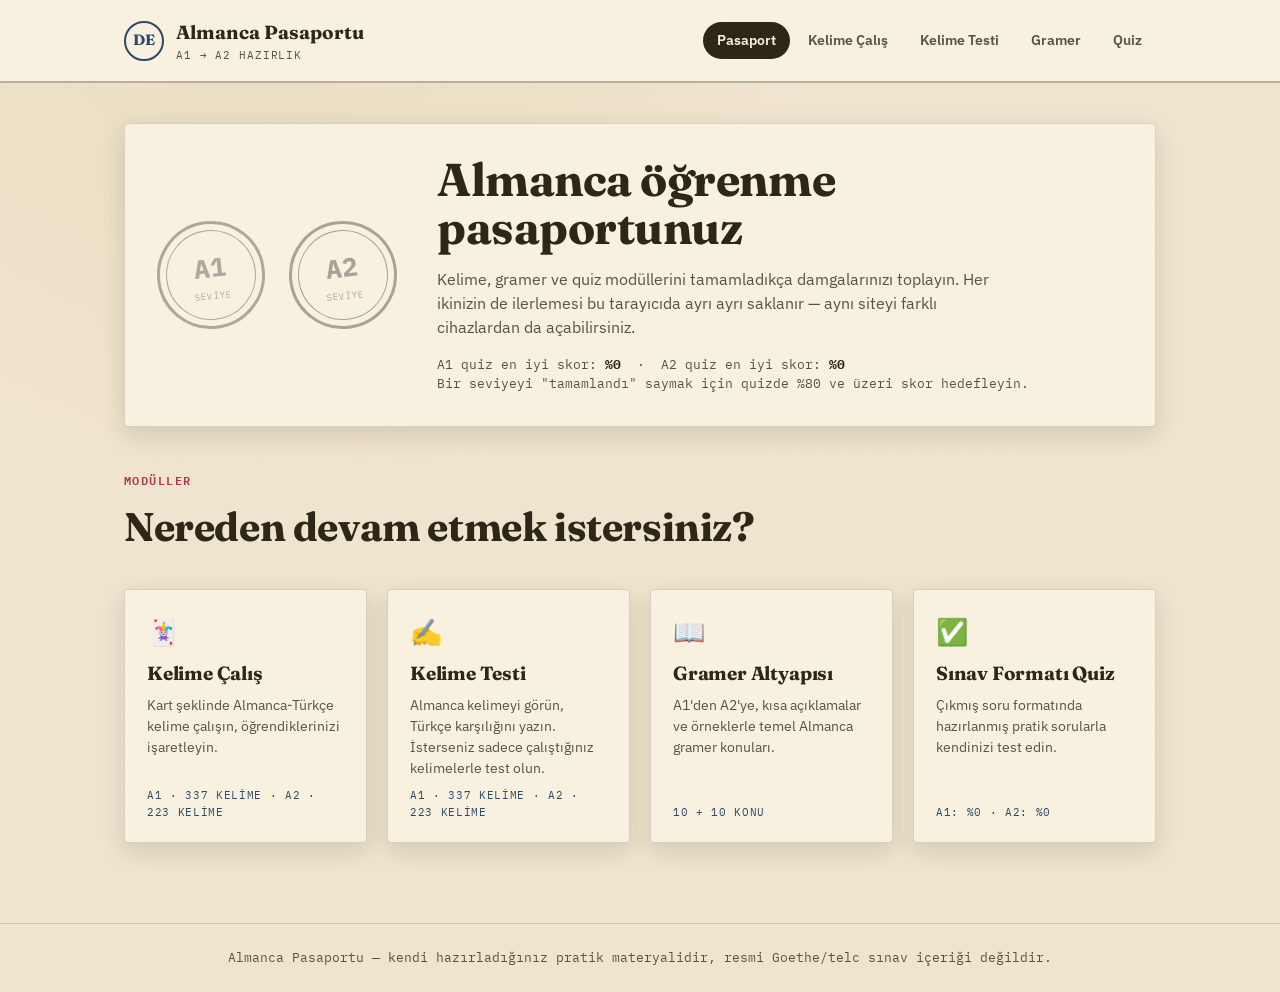
<file: index.html>
<!DOCTYPE html>
<html lang="tr">
<head>
<meta charset="UTF-8">
<meta name="viewport" content="width=device-width, initial-scale=1.0">
<title>Almanca Pasaportu — A1'den A2'ye</title>
<link rel="stylesheet" href="css/style.css">
</head>
<body>

<header class="site-header" id="site-header"></header>

<main>
  <section class="passport-hero">
    <div class="stamps-row">
      <div class="stamp" id="stamp-a1">
        <span class="stamp-level">A1</span>
        <span class="stamp-label">seviye</span>
      </div>
      <div class="stamp blue locked" id="stamp-a2">
        <span class="stamp-level">A2</span>
        <span class="stamp-label">seviye</span>
      </div>
    </div>
    <div class="hero-text">
      <h1>Almanca öğrenme pasaportunuz</h1>
      <p>Kelime, gramer ve quiz modüllerini tamamladıkça damgalarınızı toplayın. Her ikinizin de ilerlemesi bu tarayıcıda ayrı ayrı saklanır — aynı siteyi farklı cihazlardan da açabilirsiniz.</p>
      <div id="overall-status" style="margin-top:16px; font-family:'IBM Plex Mono',monospace; font-size:13px; color:var(--ink-soft);"></div>
    </div>
  </section>

  <div class="page-head">
    <span class="eyebrow">Modüller</span>
    <h1>Nereden devam etmek istersiniz?</h1>
  </div>

  <div class="module-grid">
    <a class="module-card" href="study.html">
      <div class="module-icon">🃏</div>
      <h3>Kelime Çalış</h3>
      <p>Kart şeklinde Almanca-Türkçe kelime çalışın, öğrendiklerinizi işaretleyin.</p>
      <div class="module-meta">A1 · 337 kelime · A2 · 223 kelime</div>
    </a>
    <a class="module-card" href="vocab.html">
      <div class="module-icon">✍️</div>
      <h3>Kelime Testi</h3>
      <p>Almanca kelimeyi görün, Türkçe karşılığını yazın. İsterseniz sadece çalıştığınız kelimelerle test olun.</p>
      <div class="module-meta" id="meta-vocab">A1 · 337 kelime · A2 · 223 kelime</div>
    </a>
    <a class="module-card" href="grammar.html">
      <div class="module-icon">📖</div>
      <h3>Gramer Altyapısı</h3>
      <p>A1'den A2'ye, kısa açıklamalar ve örneklerle temel Almanca gramer konuları.</p>
      <div class="module-meta">10 + 10 konu</div>
    </a>
    <a class="module-card" href="quiz.html">
      <div class="module-icon">✅</div>
      <h3>Sınav Formatı Quiz</h3>
      <p>Çıkmış soru formatında hazırlanmış pratik sorularla kendinizi test edin.</p>
      <div class="module-meta" id="meta-quiz">En iyi skor: —</div>
    </a>
  </div>
</main>

<footer id="site-footer"></footer>

<script src="js/app.js"></script>
<script>
  function pct(n, d) { return d ? Math.round((n / d) * 100) : 0; }

  function refreshDashboard() {
    const p = getProgress();
    const a1Done = p.quiz.a1.bestScore >= 80;
    const a2Done = p.quiz.a2.bestScore >= 80;

    document.getElementById("stamp-a1").classList.toggle("locked", !a1Done);
    document.getElementById("stamp-a2").classList.toggle("locked", !a2Done);

    const vocabA1Pct = pct(p.vocab.a1.correct, p.vocab.a1.total);
    const vocabA2Pct = pct(p.vocab.a2.correct, p.vocab.a2.total);
    const quizA1 = p.quiz.a1.bestScore;
    const quizA2 = p.quiz.a2.bestScore;

    document.getElementById("overall-status").innerHTML =
      `A1 quiz en iyi skor: <strong style="color:var(--ink)">%${quizA1}</strong> &nbsp;·&nbsp; A2 quiz en iyi skor: <strong style="color:var(--ink)">%${quizA2}</strong><br>` +
      `Bir seviyeyi "tamamlandı" saymak için quizde %80 ve üzeri skor hedefleyin.`;

    document.getElementById("meta-quiz").textContent =
      `A1: %${quizA1} · A2: %${quizA2}`;
  }

  refreshDashboard();
</script>
</body>
</html>
</file>
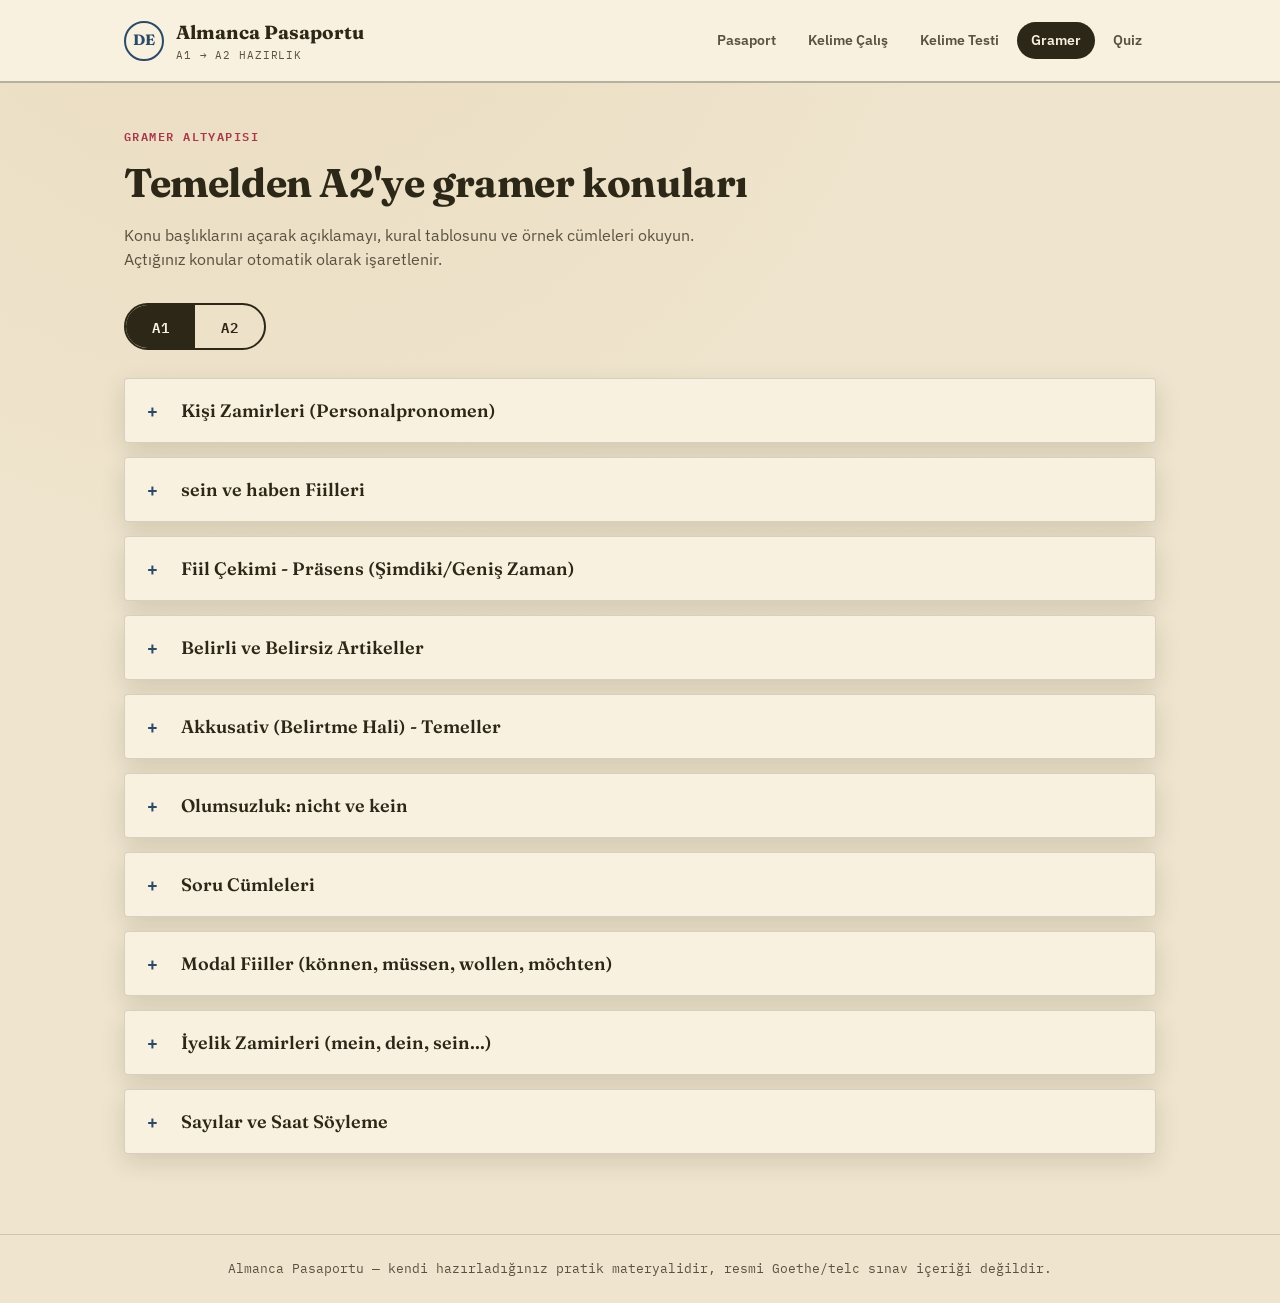
<file: grammar.html>
<!DOCTYPE html>
<html lang="tr">
<head>
<meta charset="UTF-8">
<meta name="viewport" content="width=device-width, initial-scale=1.0">
<title>Gramer — Almanca Pasaportu</title>
<link rel="stylesheet" href="css/style.css">
</head>
<body>

<header class="site-header" id="site-header"></header>

<main>
  <div class="page-head">
    <span class="eyebrow">Gramer Altyapısı</span>
    <h1>Temelden A2'ye gramer konuları</h1>
    <p class="lead">Konu başlıklarını açarak açıklamayı, kural tablosunu ve örnek cümleleri okuyun. Açtığınız konular otomatik olarak işaretlenir.</p>
  </div>

  <div class="level-tabs">
    <button data-level="a1">A1</button>
    <button data-level="a2">A2</button>
  </div>

  <div class="grammar-list" id="grammar-list"></div>
</main>

<footer id="site-footer"></footer>

<script src="js/app.js"></script>
<script src="js/grammar.js"></script>
</body>
</html>
</file>
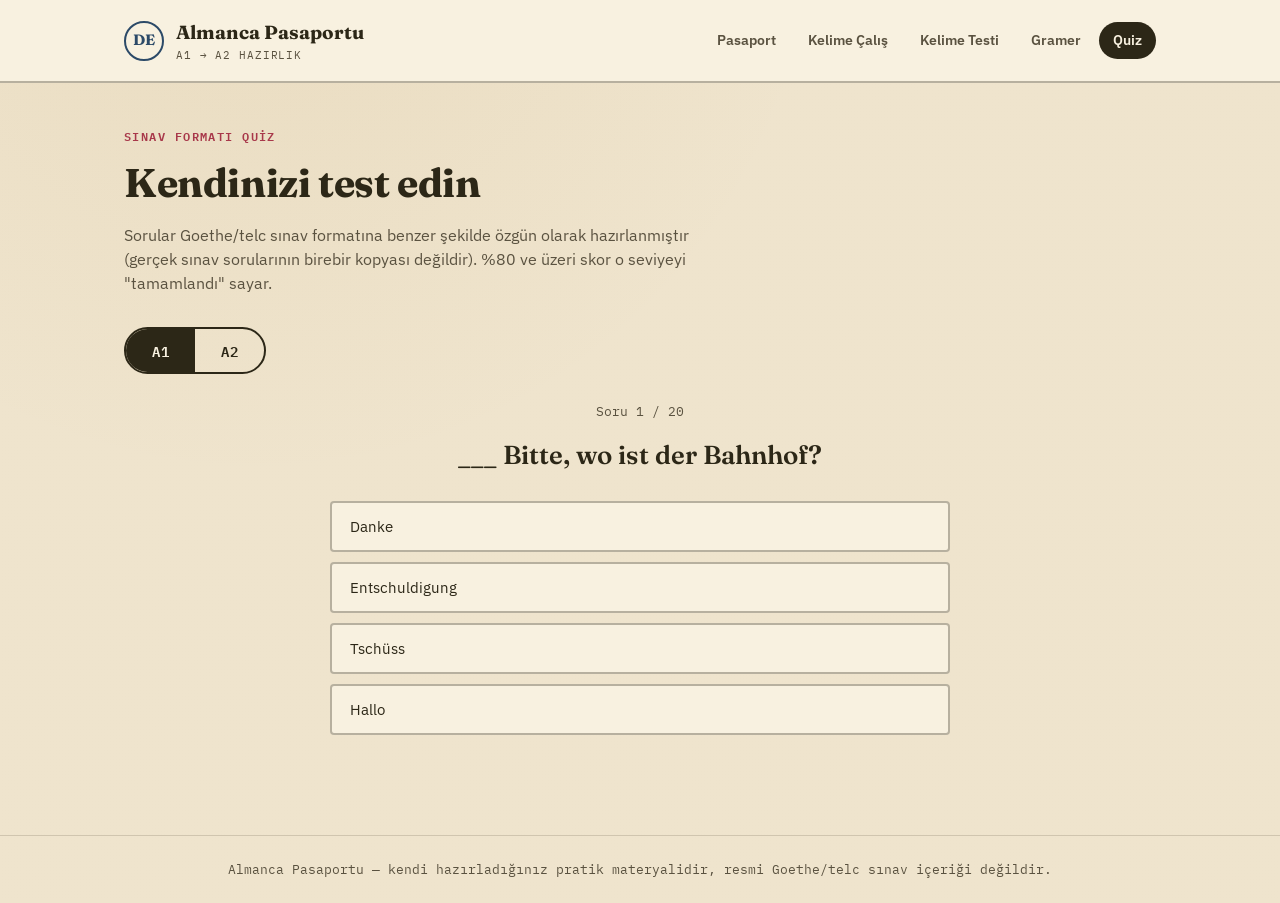
<file: quiz.html>
<!DOCTYPE html>
<html lang="tr">
<head>
<meta charset="UTF-8">
<meta name="viewport" content="width=device-width, initial-scale=1.0">
<title>Quiz — Almanca Pasaportu</title>
<link rel="stylesheet" href="css/style.css">
</head>
<body>

<header class="site-header" id="site-header"></header>

<main>
  <div class="page-head">
    <span class="eyebrow">Sınav Formatı Quiz</span>
    <h1>Kendinizi test edin</h1>
    <p class="lead">Sorular Goethe/telc sınav formatına benzer şekilde özgün olarak hazırlanmıştır (gerçek sınav sorularının birebir kopyası değildir). %80 ve üzeri skor o seviyeyi "tamamlandı" sayar.</p>
  </div>

  <div class="level-tabs">
    <button data-level="a1">A1</button>
    <button data-level="a2">A2</button>
  </div>

  <div class="quiz-stage">
    <div id="quiz-question-wrap">
      <div class="quiz-progress" id="quiz-progress"></div>
      <div class="quiz-question" id="quiz-question"></div>
      <div class="quiz-options" id="quiz-options"></div>
      <div class="quiz-explain" id="quiz-explain"></div>
      <div class="btn-row">
        <button class="btn" id="quiz-next-btn" style="display:none;">Sonraki Soru →</button>
      </div>
    </div>
    <div class="quiz-result" id="quiz-result" style="display:none;"></div>
  </div>
</main>

<footer id="site-footer"></footer>

<script src="js/app.js"></script>
<script src="js/quiz.js"></script>
</body>
</html>
</file>
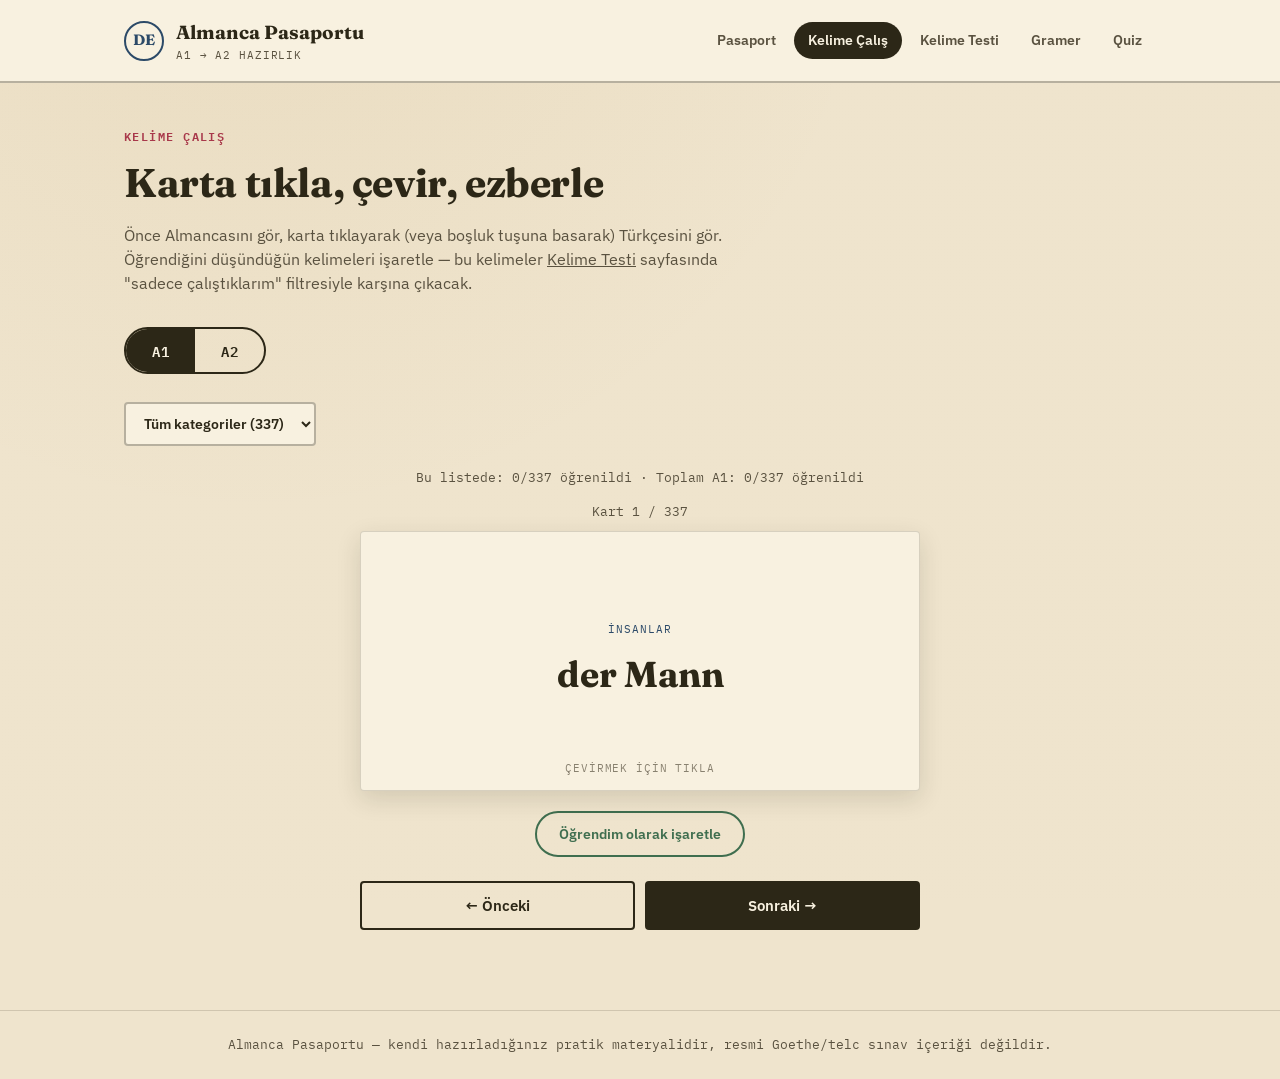
<file: study.html>
<!DOCTYPE html>
<html lang="tr">
<head>
<meta charset="UTF-8">
<meta name="viewport" content="width=device-width, initial-scale=1.0">
<title>Kelime Çalış — Almanca Pasaportu</title>
<link rel="stylesheet" href="css/style.css">
</head>
<body>

<header class="site-header" id="site-header"></header>

<main>
  <div class="page-head">
    <span class="eyebrow">Kelime Çalış</span>
    <h1>Karta tıkla, çevir, ezberle</h1>
    <p class="lead">Önce Almancasını gör, karta tıklayarak (veya boşluk tuşuna basarak) Türkçesini gör. Öğrendiğini düşündüğün kelimeleri işaretle — bu kelimeler <a href="vocab.html">Kelime Testi</a> sayfasında "sadece çalıştıklarım" filtresiyle karşına çıkacak.</p>
  </div>

  <div class="level-tabs">
    <button data-level="a1">A1</button>
    <button data-level="a2">A2</button>
  </div>

  <div class="study-toolbar">
    <select id="category-filter"></select>
  </div>

  <div class="study-progress-line" id="study-progress-line"></div>

  <div class="study-stage">
    <div class="study-counter" id="study-counter" style="text-align:center; font-family:'IBM Plex Mono',monospace; font-size:13px; color:var(--ink-soft); margin-bottom:10px;"></div>

    <div class="flashcard-scene">
      <div class="flashcard" id="flashcard">
        <div class="flashcard-face front">
          <div class="vocab-category" id="card-front-cat"></div>
          <div class="flashcard-word" id="card-front-word"></div>
          <div class="flashcard-hint">Çevirmek için tıkla</div>
        </div>
        <div class="flashcard-face back">
          <div class="vocab-category" id="card-back-cat"></div>
          <div class="flashcard-word" id="card-back-word"></div>
          <div class="flashcard-hint">Geri dönmek için tekrar tıkla</div>
        </div>
      </div>
    </div>

    <div class="study-mark-row">
      <button class="mark-learned-btn" id="mark-learned-btn">Öğrendim olarak işaretle</button>
    </div>

    <div class="study-nav-row">
      <button class="btn secondary" id="prev-btn">← Önceki</button>
      <button class="btn" id="next-btn">Sonraki →</button>
    </div>
  </div>
</main>

<footer id="site-footer"></footer>

<script src="js/app.js"></script>
<script src="js/study.js"></script>
</body>
</html>
</file>
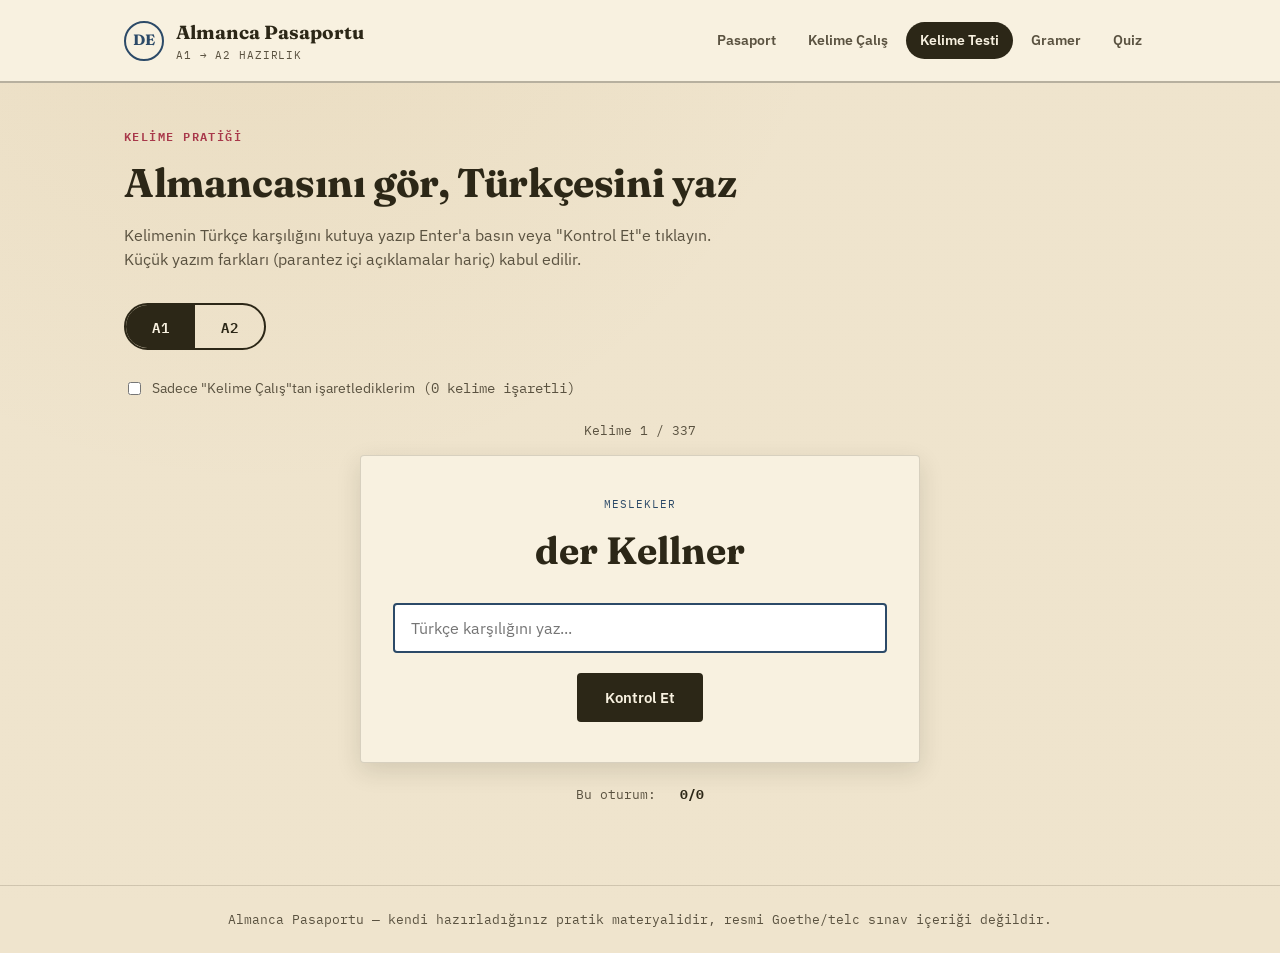
<file: vocab.html>
<!DOCTYPE html>
<html lang="tr">
<head>
<meta charset="UTF-8">
<meta name="viewport" content="width=device-width, initial-scale=1.0">
<title>Kelime Pratiği — Almanca Pasaportu</title>
<link rel="stylesheet" href="css/style.css">
</head>
<body>

<header class="site-header" id="site-header"></header>

<main>
  <div class="page-head">
    <span class="eyebrow">Kelime Pratiği</span>
    <h1>Almancasını gör, Türkçesini yaz</h1>
    <p class="lead">Kelimenin Türkçe karşılığını kutuya yazıp Enter'a basın veya "Kontrol Et"e tıklayın. Küçük yazım farkları (parantez içi açıklamalar hariç) kabul edilir.</p>
  </div>

  <div class="level-tabs">
    <button data-level="a1">A1</button>
    <button data-level="a2">A2</button>
  </div>

  <div class="study-toolbar">
    <label>
      <input type="checkbox" id="studied-only-toggle">
      Sadece "Kelime Çalış"tan işaretlediklerim <span id="studied-only-count" style="font-family:'IBM Plex Mono',monospace;"></span>
    </label>
  </div>

  <div class="vocab-stage">
    <div class="vocab-counter" id="vocab-counter"></div>
    <div class="vocab-card">
      <div class="vocab-category" id="vocab-category"></div>
      <div class="vocab-word" id="vocab-word"></div>
      <div class="vocab-input-row">
        <input type="text" id="vocab-input" placeholder="Türkçe karşılığını yaz..." autocomplete="off">
      </div>
      <div class="feedback" id="vocab-feedback"></div>
      <div class="btn-row">
        <button class="btn" id="check-btn">Kontrol Et</button>
        <button class="btn secondary" id="next-btn" style="display:none;">Sonraki Kelime →</button>
      </div>
    </div>
    <div class="vocab-score-strip" id="vocab-score"></div>
  </div>
</main>

<footer id="site-footer"></footer>

<script src="js/app.js"></script>
<script src="js/vocab.js"></script>
</body>
</html>
</file>
<file: css/style.css>
@import url('https://fonts.googleapis.com/css2?family=Fraunces:ital,opsz,wght@0,9..144,400;0,9..144,600;0,9..144,700;1,9..144,500&family=IBM+Plex+Sans:wght@400;500;600;700&family=IBM+Plex+Mono:wght@400;500;600&display=swap');

:root {
  --bg: #efe4cd;
  --bg-card: #f8f1e0;
  --bg-alt: #e3d5b3;
  --ink: #2c2717;
  --ink-soft: #5a5240;
  --stamp-red: #a8384a;
  --stamp-blue: #2c4a68;
  --gold: #a87c2a;
  --success: #3f6e4f;
  --line: rgba(44, 39, 23, 0.16);
  --line-strong: rgba(44, 39, 23, 0.32);
  --shadow: 0 8px 24px rgba(44, 39, 23, 0.14);
  --radius: 4px;
}

* { box-sizing: border-box; }

html { scroll-behavior: smooth; }

body {
  margin: 0;
  background:
    radial-gradient(circle at 20% -10%, rgba(168, 124, 42, 0.08), transparent 40%),
    var(--bg);
  color: var(--ink);
  font-family: 'IBM Plex Sans', sans-serif;
  line-height: 1.5;
  min-height: 100vh;
}

/* subtle paper fiber texture */
body::before {
  content: "";
  position: fixed;
  inset: 0;
  pointer-events: none;
  z-index: 0;
  opacity: 0.5;
  background-image:
    repeating-linear-gradient(0deg, transparent, transparent 2px, rgba(44,39,23,0.008) 3px),
    repeating-linear-gradient(90deg, transparent, transparent 2px, rgba(44,39,23,0.008) 3px);
}

h1, h2, h3, .display {
  font-family: 'Fraunces', serif;
  font-weight: 700;
  letter-spacing: -0.01em;
  margin: 0;
  color: var(--ink);
}

a { color: inherit; }

/* ============ HEADER / NAV ============ */
.site-header {
  position: relative;
  z-index: 2;
  border-bottom: 2px solid var(--line-strong);
  background: var(--bg-card);
}

.header-inner {
  max-width: 1080px;
  margin: 0 auto;
  padding: 18px 24px;
  display: flex;
  align-items: center;
  justify-content: space-between;
  gap: 16px;
  flex-wrap: wrap;
}

.brand {
  display: flex;
  align-items: center;
  gap: 12px;
  text-decoration: none;
}

.brand-mark {
  width: 40px;
  height: 40px;
  border-radius: 50%;
  border: 2px solid var(--stamp-blue);
  display: flex;
  align-items: center;
  justify-content: center;
  font-family: 'Fraunces', serif;
  font-weight: 700;
  color: var(--stamp-blue);
  font-size: 15px;
  flex-shrink: 0;
}

.brand-text {
  font-family: 'Fraunces', serif;
  font-weight: 700;
  font-size: 19px;
}
.brand-text small {
  display: block;
  font-family: 'IBM Plex Mono', monospace;
  font-weight: 400;
  font-size: 11px;
  letter-spacing: 0.08em;
  text-transform: uppercase;
  color: var(--ink-soft);
}

nav.main-nav {
  display: flex;
  gap: 4px;
  flex-wrap: wrap;
}

nav.main-nav a {
  text-decoration: none;
  font-size: 14px;
  font-weight: 600;
  padding: 8px 14px;
  border-radius: 999px;
  color: var(--ink-soft);
  transition: background 0.15s, color 0.15s;
}
nav.main-nav a:hover { background: var(--bg-alt); color: var(--ink); }
nav.main-nav a.active { background: var(--ink); color: var(--bg-card); }

/* ============ LAYOUT ============ */
main {
  position: relative;
  z-index: 1;
  max-width: 1080px;
  margin: 0 auto;
  padding: 40px 24px 80px;
}

.page-head { margin-bottom: 32px; }
.eyebrow {
  font-family: 'IBM Plex Mono', monospace;
  font-size: 12px;
  letter-spacing: 0.12em;
  text-transform: uppercase;
  color: var(--stamp-red);
  font-weight: 600;
  display: inline-block;
  margin-bottom: 8px;
}
.page-head h1 { font-size: clamp(28px, 4vw, 40px); }
.page-head p.lead {
  margin-top: 10px;
  color: var(--ink-soft);
  font-size: 16px;
  max-width: 60ch;
}

/* ============ CARD ============ */
.card {
  background: var(--bg-card);
  border: 1px solid var(--line);
  border-radius: var(--radius);
  box-shadow: var(--shadow);
  padding: 24px;
}

/* ============ STAMP (signature element) ============ */
.stamp {
  --stamp-color: var(--stamp-red);
  width: 108px;
  height: 108px;
  border-radius: 50%;
  border: 3px solid var(--stamp-color);
  display: flex;
  flex-direction: column;
  align-items: center;
  justify-content: center;
  color: var(--stamp-color);
  font-family: 'IBM Plex Mono', monospace;
  text-transform: uppercase;
  position: relative;
  transform: rotate(-6deg);
  flex-shrink: 0;
}
.stamp::before {
  content: "";
  position: absolute;
  inset: 6px;
  border: 1px solid var(--stamp-color);
  border-radius: 50%;
}
.stamp .stamp-level { font-size: 26px; font-weight: 700; letter-spacing: 0.02em; }
.stamp .stamp-label { font-size: 9px; letter-spacing: 0.14em; margin-top: 2px; }
.stamp.locked {
  --stamp-color: var(--ink-soft);
  opacity: 0.45;
  filter: grayscale(1);
}
.stamp.blue { --stamp-color: var(--stamp-blue); }
.stamp.gold { --stamp-color: var(--gold); }

.stamp-sm {
  width: 30px; height: 30px;
  border-radius: 50%;
  border: 2px solid var(--success);
  color: var(--success);
  display: inline-flex;
  align-items: center;
  justify-content: center;
  font-family: 'IBM Plex Mono', monospace;
  font-weight: 700;
  font-size: 14px;
  transform: rotate(-8deg);
}

/* ============ PASSPORT / HOME DASHBOARD ============ */
.passport-hero {
  display: flex;
  gap: 40px;
  align-items: center;
  flex-wrap: wrap;
  padding: 32px;
  background: var(--bg-card);
  border: 1px solid var(--line);
  border-radius: var(--radius);
  box-shadow: var(--shadow);
  margin-bottom: 40px;
}
.passport-hero .stamps-row { display: flex; gap: 24px; flex-wrap: wrap; }
.passport-hero .hero-text { flex: 1; min-width: 260px; }
.passport-hero .hero-text h1 { font-size: clamp(30px, 4.5vw, 46px); line-height: 1.05; }
.passport-hero .hero-text p { margin-top: 14px; color: var(--ink-soft); max-width: 56ch; }

.progress-bar-track {
  width: 100%;
  height: 8px;
  border-radius: 999px;
  background: var(--bg-alt);
  overflow: hidden;
  margin-top: 6px;
}
.progress-bar-fill {
  height: 100%;
  background: var(--stamp-blue);
  border-radius: 999px;
  transition: width 0.4s ease;
}

.module-grid {
  display: grid;
  grid-template-columns: repeat(auto-fit, minmax(230px, 1fr));
  gap: 20px;
}
.module-card {
  text-decoration: none;
  color: var(--ink);
  background: var(--bg-card);
  border: 1px solid var(--line);
  border-radius: var(--radius);
  padding: 22px;
  box-shadow: var(--shadow);
  display: flex;
  flex-direction: column;
  gap: 8px;
  transition: transform 0.15s ease, border-color 0.15s ease;
}
.module-card:hover { transform: translateY(-3px); border-color: var(--line-strong); }
.module-card .module-icon { font-size: 26px; }
.module-card h3 { font-size: 19px; }
.module-card p { margin: 0; color: var(--ink-soft); font-size: 14px; }
.module-card .module-meta {
  margin-top: auto;
  font-family: 'IBM Plex Mono', monospace;
  font-size: 11px;
  color: var(--stamp-blue);
  text-transform: uppercase;
  letter-spacing: 0.06em;
}

/* ============ LEVEL TABS ============ */
.level-tabs {
  display: inline-flex;
  border: 2px solid var(--ink);
  border-radius: 999px;
  overflow: hidden;
  margin-bottom: 28px;
}
.level-tabs button {
  border: none;
  background: transparent;
  padding: 10px 26px;
  font-family: 'IBM Plex Mono', monospace;
  font-weight: 600;
  font-size: 14px;
  letter-spacing: 0.04em;
  cursor: pointer;
  color: var(--ink);
}
.level-tabs button.active { background: var(--ink); color: var(--bg-card); }

/* ============ VOCAB TRAINER ============ */
.vocab-stage {
  max-width: 560px;
  margin: 0 auto;
}
.vocab-counter {
  text-align: center;
  font-family: 'IBM Plex Mono', monospace;
  font-size: 13px;
  color: var(--ink-soft);
  margin-bottom: 14px;
}
.vocab-card {
  background: var(--bg-card);
  border: 1px solid var(--line);
  border-radius: var(--radius);
  box-shadow: var(--shadow);
  padding: 40px 32px;
  text-align: center;
}
.vocab-category {
  font-family: 'IBM Plex Mono', monospace;
  font-size: 11px;
  text-transform: uppercase;
  letter-spacing: 0.1em;
  color: var(--stamp-blue);
  margin-bottom: 10px;
}
.vocab-word {
  font-family: 'Fraunces', serif;
  font-size: clamp(28px, 5vw, 38px);
  font-weight: 700;
  margin-bottom: 24px;
}
.vocab-input-row {
  display: flex;
  gap: 10px;
  margin-top: 10px;
}
.vocab-input-row input {
  flex: 1;
  padding: 13px 16px;
  font-size: 16px;
  border: 2px solid var(--line-strong);
  border-radius: var(--radius);
  font-family: 'IBM Plex Sans', sans-serif;
  background: #fff;
  color: var(--ink);
}
.vocab-input-row input:focus { outline: none; border-color: var(--stamp-blue); }

.feedback {
  margin-top: 18px;
  padding: 14px 18px;
  border-radius: var(--radius);
  font-size: 15px;
  font-weight: 600;
  display: none;
}
.feedback.show { display: block; }
.feedback.correct { background: #e5efe6; color: var(--success); border: 1px solid var(--success); }
.feedback.wrong { background: #f6e5e3; color: var(--stamp-red); border: 1px solid var(--stamp-red); }

.vocab-score-strip {
  display: flex;
  justify-content: center;
  gap: 24px;
  margin-top: 22px;
  font-family: 'IBM Plex Mono', monospace;
  font-size: 13px;
  color: var(--ink-soft);
}
.vocab-score-strip strong { color: var(--ink); }

/* ============ BUTTONS ============ */
.btn {
  display: inline-flex;
  align-items: center;
  justify-content: center;
  gap: 8px;
  padding: 13px 26px;
  border-radius: var(--radius);
  font-weight: 600;
  font-size: 15px;
  border: 2px solid var(--ink);
  background: var(--ink);
  color: var(--bg-card);
  cursor: pointer;
  text-decoration: none;
  transition: opacity 0.15s;
  font-family: 'IBM Plex Sans', sans-serif;
}
.btn:hover { opacity: 0.85; }
.btn.secondary { background: transparent; color: var(--ink); }
.btn:disabled { opacity: 0.4; cursor: not-allowed; }
.btn-row { display: flex; gap: 12px; margin-top: 20px; justify-content: center; flex-wrap: wrap; }

/* ============ GRAMMAR ============ */
.grammar-list { display: flex; flex-direction: column; gap: 14px; }
.grammar-item {
  background: var(--bg-card);
  border: 1px solid var(--line);
  border-radius: var(--radius);
  box-shadow: var(--shadow);
  overflow: hidden;
}
.grammar-item summary {
  cursor: pointer;
  padding: 18px 22px;
  font-family: 'Fraunces', serif;
  font-weight: 600;
  font-size: 18px;
  display: flex;
  align-items: center;
  gap: 12px;
  list-style: none;
}
.grammar-item summary::-webkit-details-marker { display: none; }
.grammar-item summary::before {
  content: "+";
  font-family: 'IBM Plex Mono', monospace;
  font-size: 18px;
  color: var(--stamp-blue);
  width: 22px;
  flex-shrink: 0;
}
.grammar-item[open] summary::before { content: "–"; }
.grammar-body { padding: 0 22px 22px; color: var(--ink-soft); font-size: 15px; }
.grammar-body p { margin: 0 0 14px; }
.grammar-table {
  width: 100%;
  border-collapse: collapse;
  margin: 14px 0;
  font-family: 'IBM Plex Mono', monospace;
  font-size: 13.5px;
}
.grammar-table td {
  padding: 8px 12px;
  border: 1px solid var(--line);
  color: var(--ink);
  background: var(--bg-alt);
}
.grammar-notes { list-style: none; padding: 0; margin: 14px 0; }
.grammar-notes li {
  padding: 8px 0 8px 20px;
  border-top: 1px dashed var(--line);
  position: relative;
}
.grammar-notes li::before { content: "›"; position: absolute; left: 0; color: var(--stamp-red); font-weight: 700; }
.grammar-examples { margin-top: 14px; display: flex; flex-direction: column; gap: 8px; }
.example-line {
  padding: 10px 14px;
  background: var(--bg-alt);
  border-left: 3px solid var(--stamp-blue);
  border-radius: 2px;
}
.example-line .de { font-weight: 600; color: var(--ink); }
.example-line .tr { display: block; font-size: 13px; color: var(--ink-soft); margin-top: 2px; }

/* ============ STUDY / FLASHCARDS ============ */
.study-toolbar {
  display: flex;
  gap: 12px;
  align-items: center;
  flex-wrap: wrap;
  margin-bottom: 22px;
}
.study-toolbar select {
  padding: 10px 14px;
  border: 2px solid var(--line-strong);
  border-radius: var(--radius);
  background: var(--bg-card);
  color: var(--ink);
  font-family: 'IBM Plex Sans', sans-serif;
  font-size: 14px;
  font-weight: 600;
}
.study-toolbar label {
  display: flex;
  align-items: center;
  gap: 8px;
  font-size: 14px;
  color: var(--ink-soft);
  cursor: pointer;
  user-select: none;
}
.study-progress-line {
  text-align: center;
  font-family: 'IBM Plex Mono', monospace;
  font-size: 13px;
  color: var(--ink-soft);
  margin-bottom: 14px;
}

.study-stage { max-width: 560px; margin: 0 auto; }

.flashcard-scene {
  perspective: 1400px;
}
.flashcard {
  position: relative;
  width: 100%;
  min-height: 260px;
  cursor: pointer;
  transition: transform 0.5s;
  transform-style: preserve-3d;
}
.flashcard.flipped { transform: rotateY(180deg); }
.flashcard-face {
  position: absolute;
  inset: 0;
  backface-visibility: hidden;
  background: var(--bg-card);
  border: 1px solid var(--line);
  border-radius: var(--radius);
  box-shadow: var(--shadow);
  display: flex;
  flex-direction: column;
  align-items: center;
  justify-content: center;
  text-align: center;
  padding: 30px;
}
.flashcard-face.back { transform: rotateY(180deg); }
.flashcard-hint {
  position: absolute;
  bottom: 14px;
  font-family: 'IBM Plex Mono', monospace;
  font-size: 11px;
  letter-spacing: 0.08em;
  text-transform: uppercase;
  color: var(--ink-soft);
  opacity: 0.7;
}
.flashcard-word {
  font-family: 'Fraunces', serif;
  font-size: clamp(26px, 5vw, 36px);
  font-weight: 700;
}
.flashcard-face.back .flashcard-word { color: var(--stamp-blue); }

.study-mark-row {
  display: flex;
  justify-content: center;
  margin-top: 20px;
}
.mark-learned-btn {
  display: inline-flex;
  align-items: center;
  gap: 10px;
  padding: 12px 22px;
  border-radius: 999px;
  border: 2px solid var(--success);
  background: transparent;
  color: var(--success);
  font-weight: 600;
  font-size: 14px;
  cursor: pointer;
  font-family: 'IBM Plex Sans', sans-serif;
}
.mark-learned-btn.active { background: var(--success); color: #fff; }

.study-nav-row {
  display: flex;
  justify-content: space-between;
  align-items: center;
  margin-top: 24px;
  gap: 10px;
}
.study-nav-row .btn { flex: 1; }

/* ============ QUIZ ============ */
.quiz-stage { max-width: 620px; margin: 0 auto; }
.quiz-progress {
  font-family: 'IBM Plex Mono', monospace;
  font-size: 13px;
  color: var(--ink-soft);
  text-align: center;
  margin-bottom: 14px;
}
.quiz-question {
  font-family: 'Fraunces', serif;
  font-size: clamp(20px, 3.4vw, 26px);
  font-weight: 600;
  text-align: center;
  margin-bottom: 26px;
}
.quiz-options { display: flex; flex-direction: column; gap: 10px; }
.quiz-option {
  padding: 14px 18px;
  border: 2px solid var(--line-strong);
  border-radius: var(--radius);
  background: var(--bg-card);
  text-align: left;
  font-size: 15px;
  cursor: pointer;
  font-family: 'IBM Plex Sans', sans-serif;
  color: var(--ink);
  transition: border-color 0.15s, background 0.15s;
}
.quiz-option:hover:not(:disabled) { border-color: var(--stamp-blue); }
.quiz-option.correct { background: #e5efe6; border-color: var(--success); color: var(--success); font-weight: 600; }
.quiz-option.wrong { background: #f6e5e3; border-color: var(--stamp-red); color: var(--stamp-red); font-weight: 600; }
.quiz-option:disabled { cursor: default; }
.quiz-explain {
  margin-top: 16px;
  padding: 14px 18px;
  background: var(--bg-alt);
  border-radius: var(--radius);
  font-size: 14px;
  color: var(--ink-soft);
  display: none;
}
.quiz-explain.show { display: block; }
.quiz-result {
  text-align: center;
  padding: 40px;
}
.quiz-result .big-stamp { margin: 0 auto 20px; }

/* ============ FOOTER ============ */
footer {
  border-top: 1px solid var(--line);
  padding: 24px;
  text-align: center;
  font-size: 13px;
  color: var(--ink-soft);
  font-family: 'IBM Plex Mono', monospace;
}

/* ============ RESPONSIVE ============ */
@media (max-width: 640px) {
  .header-inner { flex-direction: column; align-items: flex-start; }
  nav.main-nav { width: 100%; justify-content: space-between; }
  nav.main-nav a { padding: 8px 10px; font-size: 13px; }
  .passport-hero { padding: 22px; }
  .vocab-input-row { flex-direction: column; }
}

/* focus visibility */
a:focus-visible, button:focus-visible, input:focus-visible {
  outline: 3px solid var(--stamp-blue);
  outline-offset: 2px;
}

@media (prefers-reduced-motion: reduce) {
  * { transition: none !important; animation: none !important; }
}
</file>
